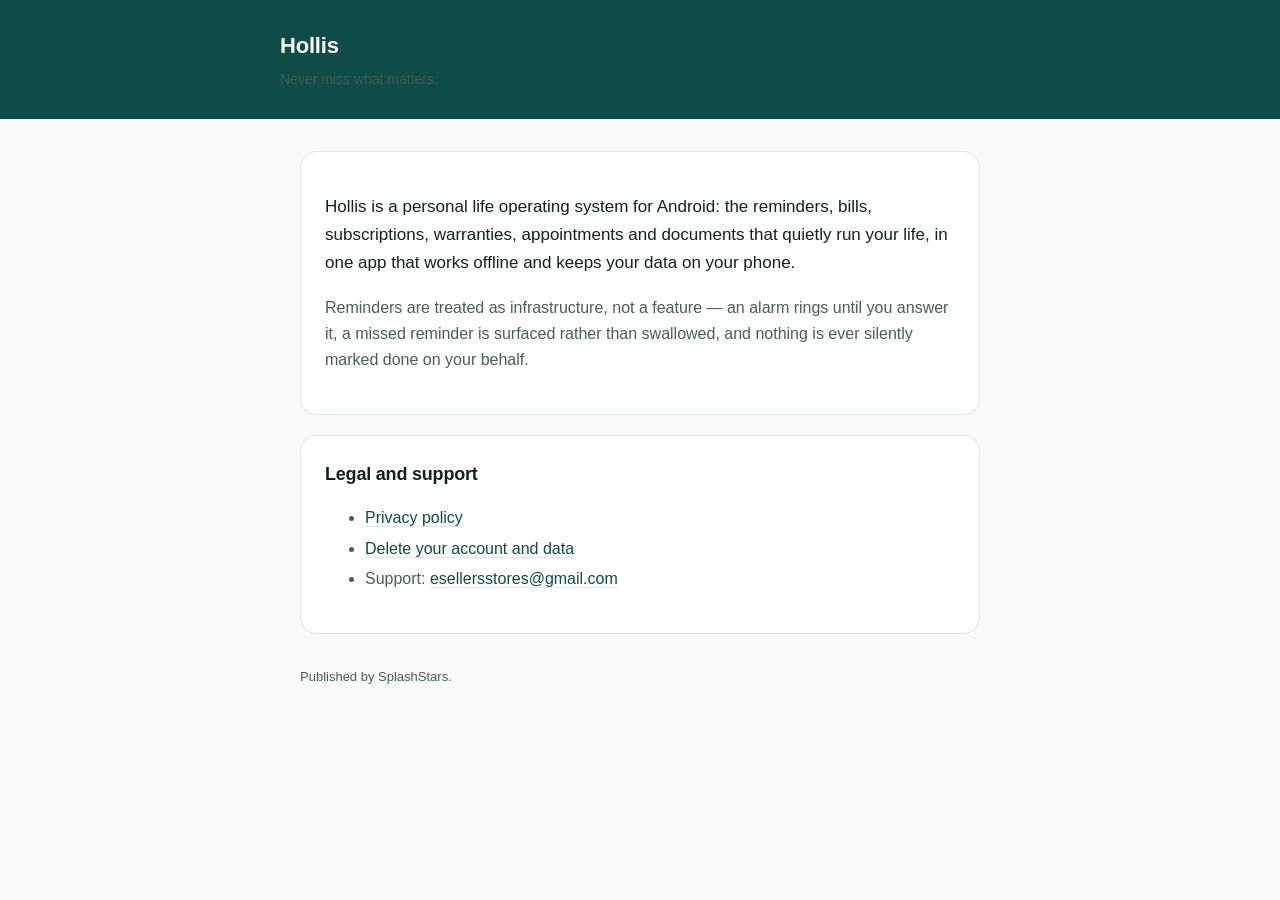
<file: index.html>
<!doctype html>
<html lang="en">
<head>
<meta charset="utf-8">
<meta name="viewport" content="width=device-width,initial-scale=1">
<title>Hollis — Never miss what matters</title>
<link rel="stylesheet" href="style.css">
</head>
<body>
<header><div class="wrap">
  <h1>Hollis</h1>
  <p>Never miss what matters.</p>
</div></header>
<main>
<div class="card">
  <p class="lede">Hollis is a personal life operating system for Android: the reminders,
  bills, subscriptions, warranties, appointments and documents that quietly run your life,
  in one app that works offline and keeps your data on your phone.</p>
  <p>Reminders are treated as infrastructure, not a feature — an alarm rings until you
  answer it, a missed reminder is surfaced rather than swallowed, and nothing is ever
  silently marked done on your behalf.</p>
</div>
<div class="card">
  <h2>Legal and support</h2>
  <ul>
    <li><a href="privacy.html">Privacy policy</a></li>
    <li><a href="delete-account.html">Delete your account and data</a></li>
    <li>Support: <a href="mailto:esellersstores@gmail.com">esellersstores@gmail.com</a></li>
  </ul>
</div>
<p class="meta">Published by SplashStars.</p>
</main>
</body>
</html>
</file>
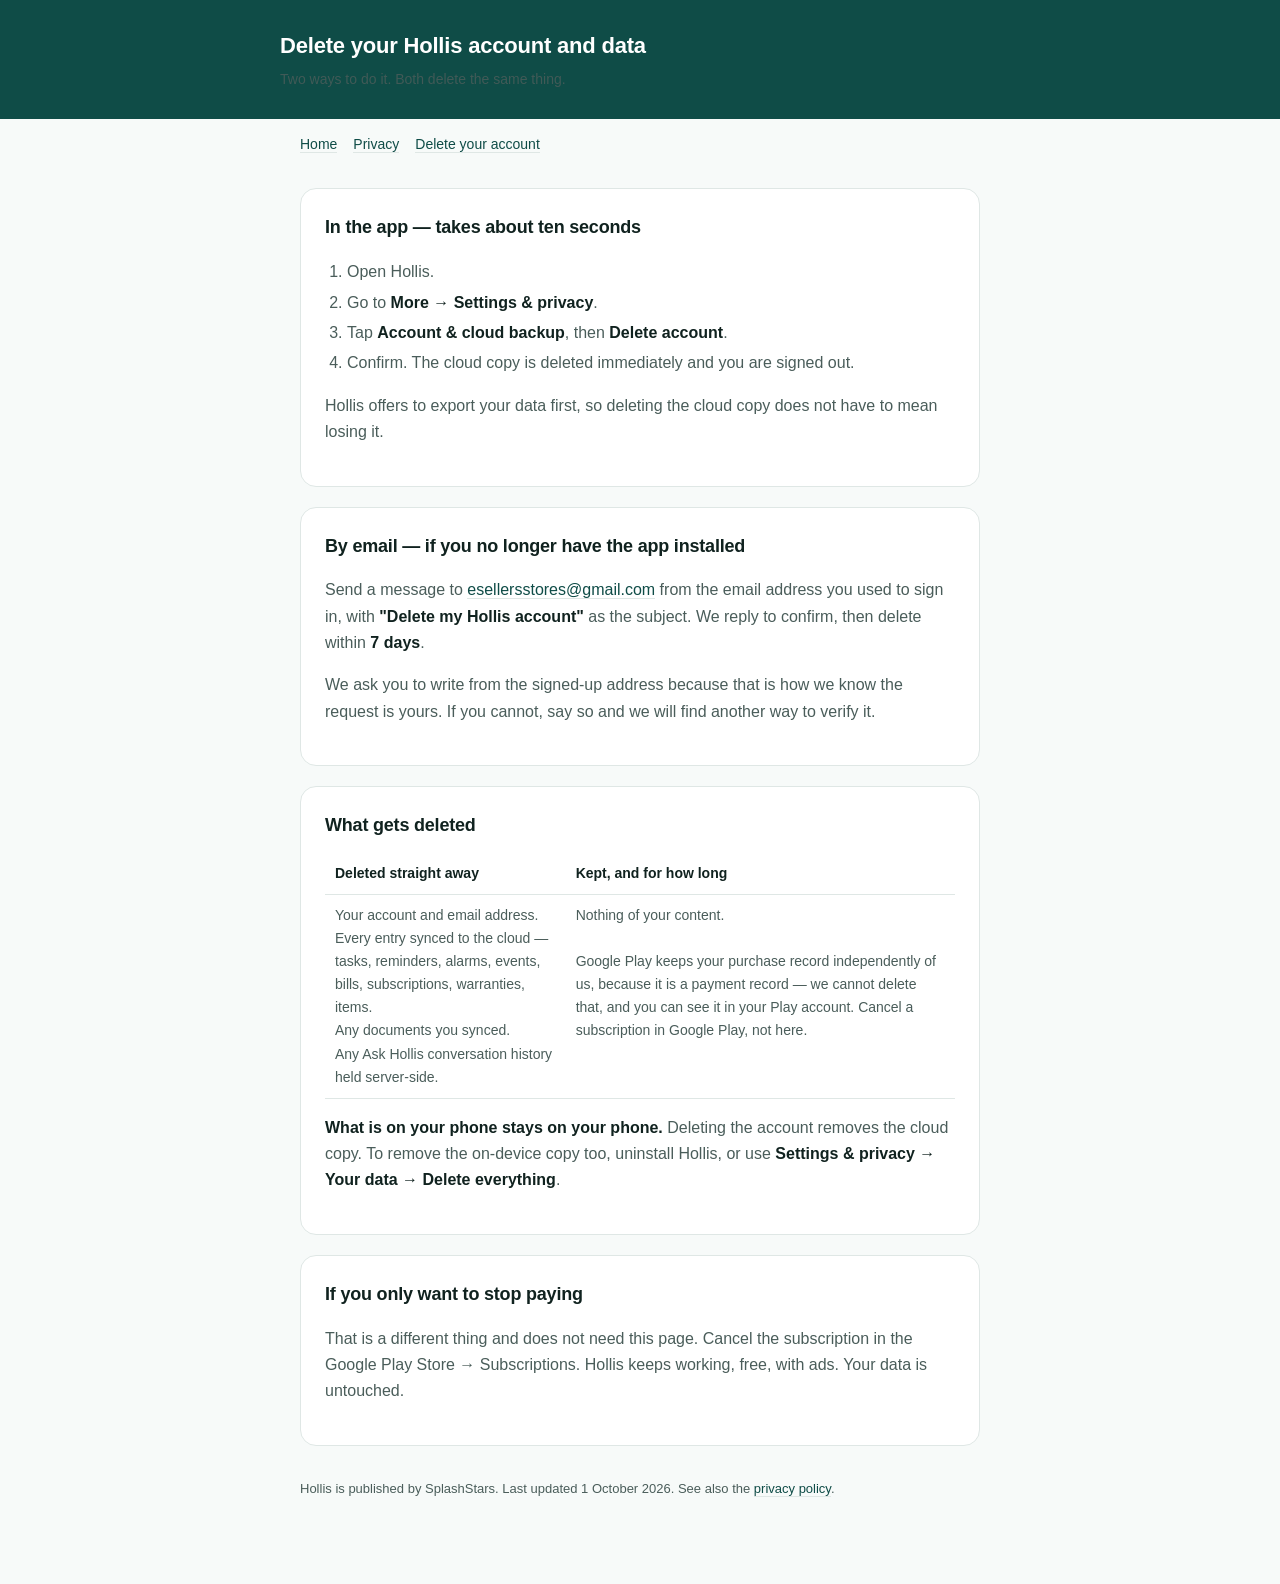
<file: delete-account.html>
<!doctype html>
<html lang="en">
<head>
<meta charset="utf-8">
<meta name="viewport" content="width=device-width,initial-scale=1">
<title>Hollis — Delete your account and data</title>
<link rel="stylesheet" href="style.css">
</head>
<body>
<header><div class="wrap">
  <h1>Delete your Hollis account and data</h1>
  <p>Two ways to do it. Both delete the same thing.</p>
</div></header>
<nav><a href="index.html">Home</a><a href="privacy.html">Privacy</a><a href="delete-account.html">Delete your account</a></nav>
<main>

<div class="card">
<h2>In the app — takes about ten seconds</h2>
<ol>
  <li>Open Hollis.</li>
  <li>Go to <strong>More &rarr; Settings &amp; privacy</strong>.</li>
  <li>Tap <strong>Account &amp; cloud backup</strong>, then <strong>Delete account</strong>.</li>
  <li>Confirm. The cloud copy is deleted immediately and you are signed out.</li>
</ol>
<p>Hollis offers to export your data first, so deleting the cloud copy does not have to mean
losing it.</p>
</div>

<div class="card">
<h2>By email — if you no longer have the app installed</h2>
<p>Send a message to <a href="mailto:esellersstores@gmail.com?subject=Delete%20my%20Hollis%20account">esellersstores@gmail.com</a>
from the email address you used to sign in, with <strong>"Delete my Hollis account"</strong>
as the subject. We reply to confirm, then delete within <strong>7 days</strong>.</p>
<p>We ask you to write from the signed-up address because that is how we know the request is
yours. If you cannot, say so and we will find another way to verify it.</p>
</div>

<div class="card">
<h2>What gets deleted</h2>
<table>
  <tr><th>Deleted straight away</th><th>Kept, and for how long</th></tr>
  <tr>
    <td>
      Your account and email address.<br>
      Every entry synced to the cloud — tasks, reminders, alarms, events, bills,
      subscriptions, warranties, items.<br>
      Any documents you synced.<br>
      Any Ask Hollis conversation history held server-side.
    </td>
    <td>
      Nothing of your content.<br><br>
      Google Play keeps your purchase record independently of us, because it is a
      payment record — we cannot delete that, and you can see it in your Play
      account. Cancel a subscription in Google Play, not here.
    </td>
  </tr>
</table>
<p><strong>What is on your phone stays on your phone.</strong> Deleting the account removes the
cloud copy. To remove the on-device copy too, uninstall Hollis, or use
<strong>Settings &amp; privacy &rarr; Your data &rarr; Delete everything</strong>.</p>
</div>

<div class="card">
<h2>If you only want to stop paying</h2>
<p>That is a different thing and does not need this page. Cancel the subscription in the
Google Play Store &rarr; Subscriptions. Hollis keeps working, free, with ads. Your data is
untouched.</p>
</div>

<p class="meta">Hollis is published by SplashStars. Last updated 1 October 2026.
See also the <a href="privacy.html">privacy policy</a>.</p>

</main>
</body>
</html>
</file>
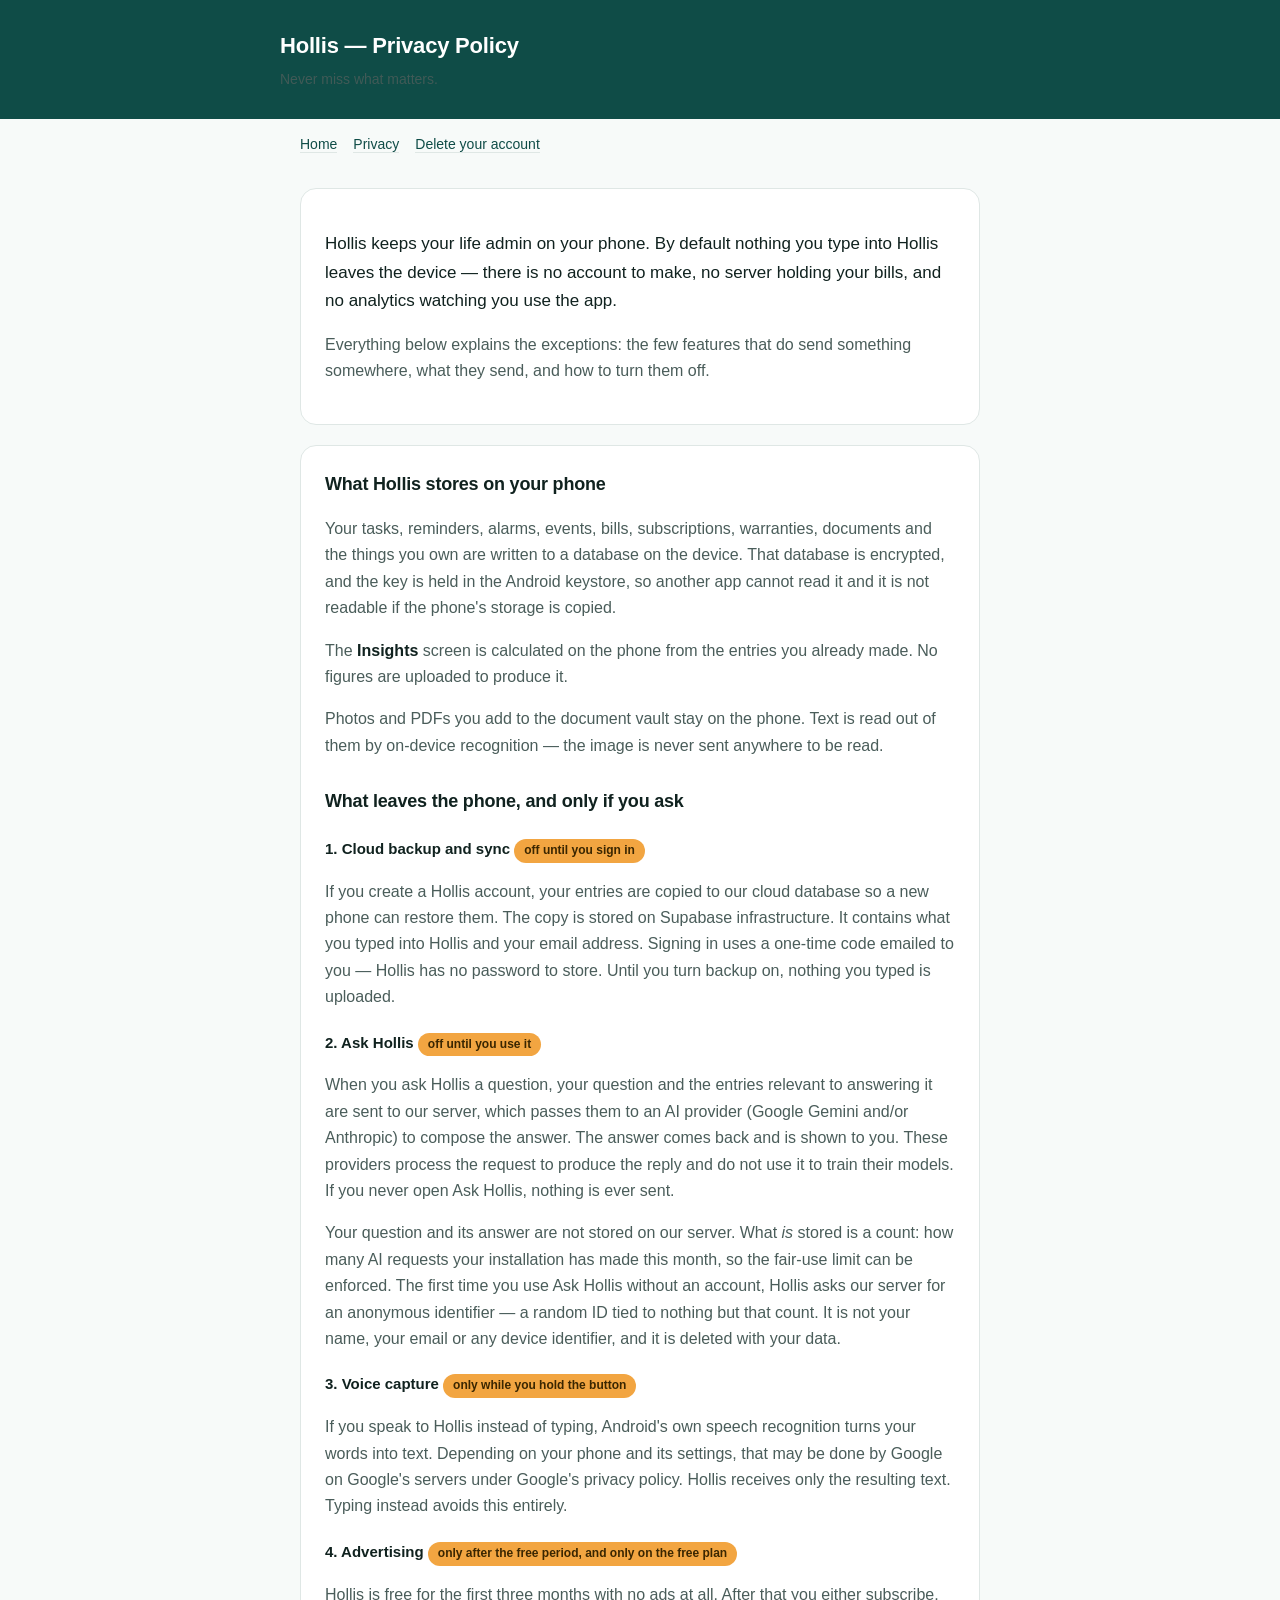
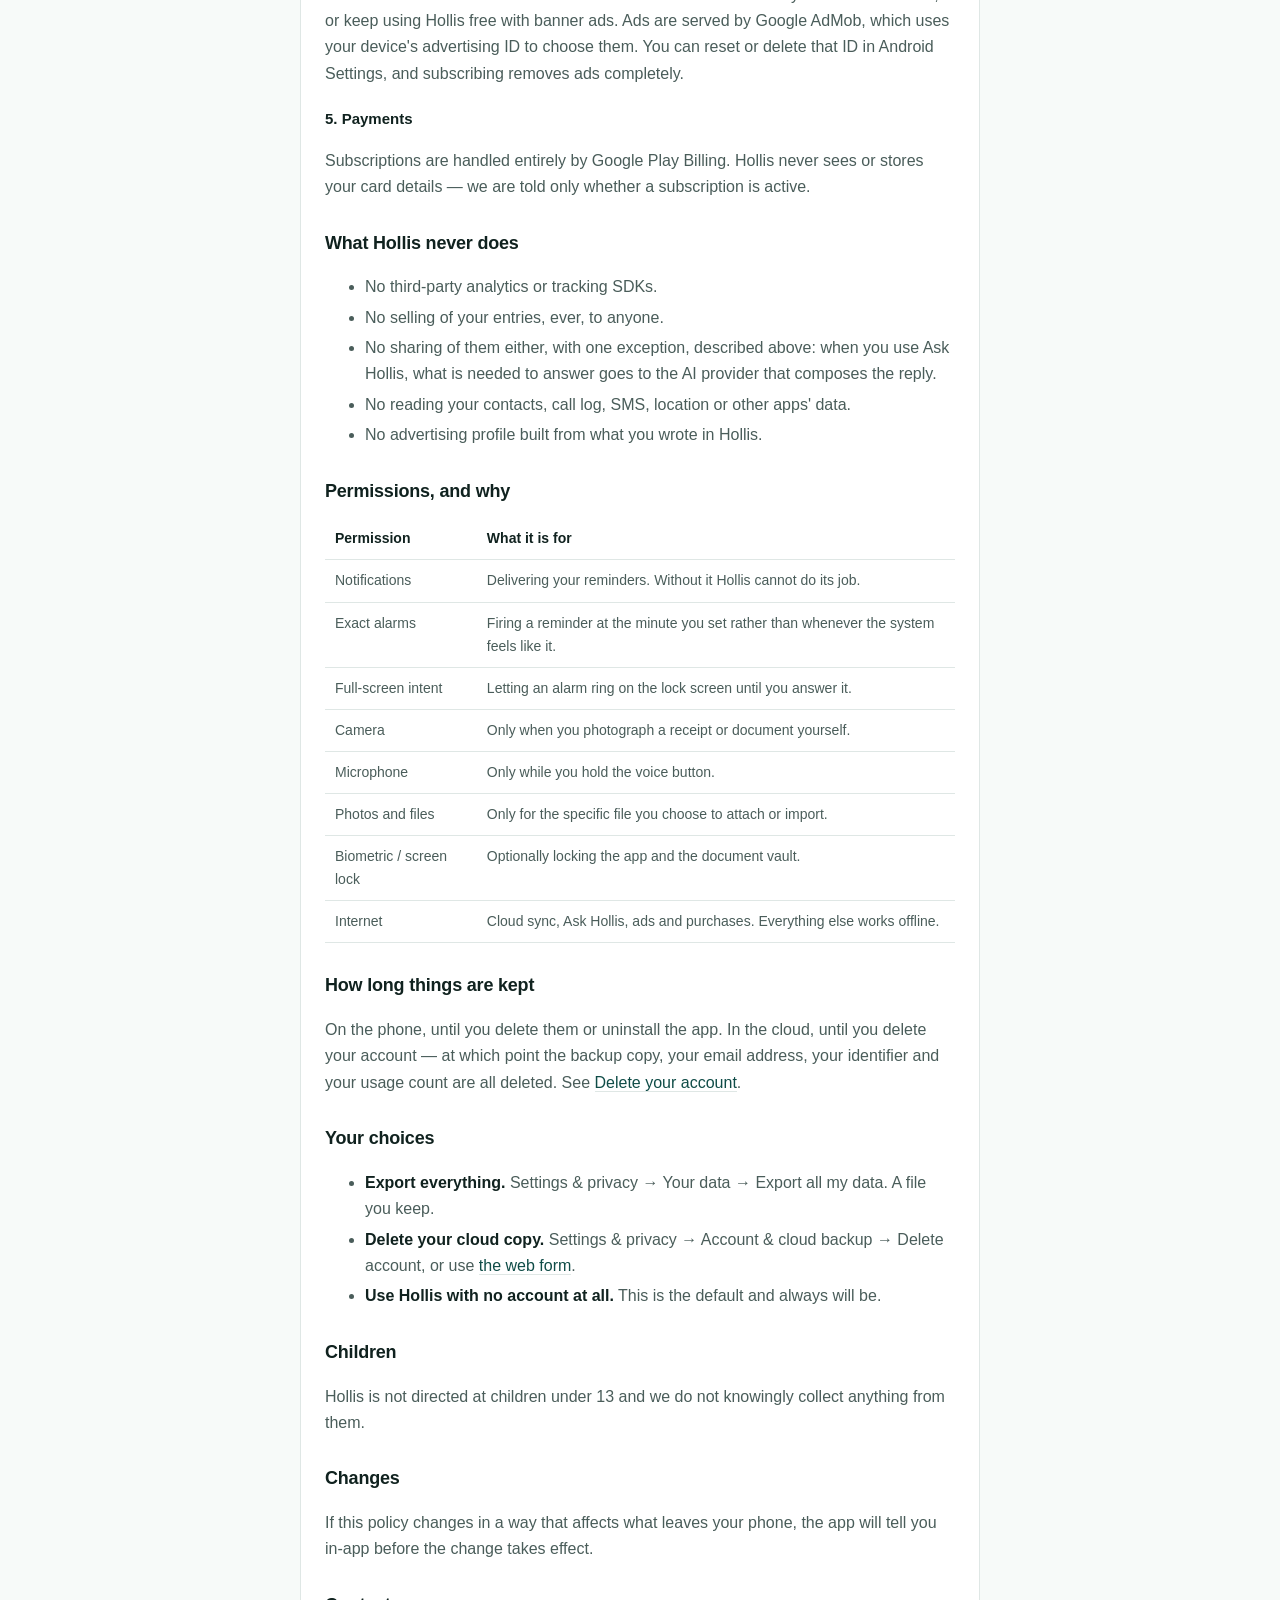
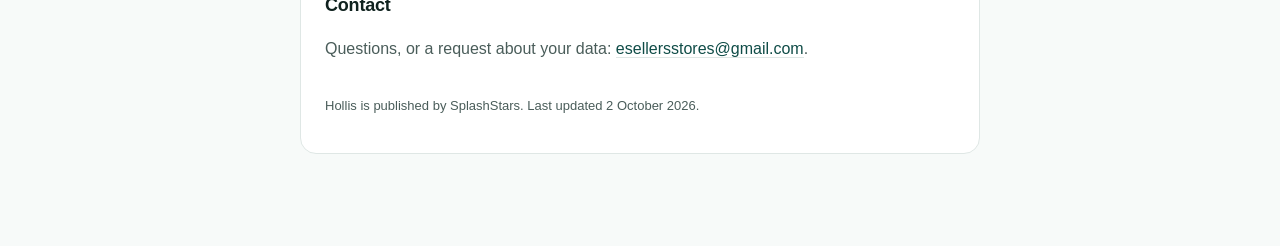
<file: privacy.html>
<!doctype html>
<html lang="en">
<head>
<meta charset="utf-8">
<meta name="viewport" content="width=device-width,initial-scale=1">
<title>Hollis — Privacy Policy</title>
<link rel="stylesheet" href="style.css">
</head>
<body>
<header><div class="wrap">
  <h1>Hollis — Privacy Policy</h1>
  <p>Never miss what matters.</p>
</div></header>
<nav><a href="index.html">Home</a><a href="privacy.html">Privacy</a><a href="delete-account.html">Delete your account</a></nav>
<main>

<div class="card">
  <p class="lede">Hollis keeps your life admin on your phone. By default nothing you type into
  Hollis leaves the device — there is no account to make, no server holding your
  bills, and no analytics watching you use the app.</p>
  <p>Everything below explains the exceptions: the few features that do send something
  somewhere, what they send, and how to turn them off.</p>
</div>

<div class="card">
<h2>What Hollis stores on your phone</h2>
<p>Your tasks, reminders, alarms, events, bills, subscriptions, warranties, documents
and the things you own are written to a database on the device. That database is
encrypted, and the key is held in the Android keystore, so another app cannot read it
and it is not readable if the phone's storage is copied.</p>
<p>The <strong>Insights</strong> screen is calculated on the phone from the entries you
already made. No figures are uploaded to produce it.</p>
<p>Photos and PDFs you add to the document vault stay on the phone. Text is read out of
them by on-device recognition — the image is never sent anywhere to be read.</p>

<h2>What leaves the phone, and only if you ask</h2>

<h3>1. Cloud backup and sync <span class="pill">off until you sign in</span></h3>
<p>If you create a Hollis account, your entries are copied to our cloud database so a new
phone can restore them. The copy is stored on Supabase infrastructure. It contains what
you typed into Hollis and your email address. Signing in uses a one-time code emailed to
you — Hollis has no password to store. Until you turn backup on, nothing you typed is
uploaded.</p>

<h3>2. Ask Hollis <span class="pill">off until you use it</span></h3>
<p>When you ask Hollis a question, your question and the entries relevant to answering it
are sent to our server, which passes them to an AI provider (Google Gemini and/or
Anthropic) to compose the answer. The answer comes back and is shown to you. These
providers process the request to produce the reply and do not use it to train their
models. If you never open Ask Hollis, nothing is ever sent.</p>
<p>Your question and its answer are not stored on our server. What <em>is</em> stored is a
count: how many AI requests your installation has made this month, so the fair-use limit
can be enforced. The first time you use Ask Hollis without an account, Hollis asks our
server for an anonymous identifier — a random ID tied to nothing but that count. It is not
your name, your email or any device identifier, and it is deleted with your data.</p>

<h3>3. Voice capture <span class="pill">only while you hold the button</span></h3>
<p>If you speak to Hollis instead of typing, Android's own speech recognition turns your
words into text. Depending on your phone and its settings, that may be done by Google on
Google's servers under Google's privacy policy. Hollis receives only the resulting text.
Typing instead avoids this entirely.</p>

<h3>4. Advertising <span class="pill">only after the free period, and only on the free plan</span></h3>
<p>Hollis is free for the first three months with no ads at all. After that you either
subscribe, or keep using Hollis free with banner ads. Ads are served by Google AdMob,
which uses your device's advertising ID to choose them. You can reset or delete that ID in
Android Settings, and subscribing removes ads completely.</p>

<h3>5. Payments</h3>
<p>Subscriptions are handled entirely by Google Play Billing. Hollis never sees or stores
your card details — we are told only whether a subscription is active.</p>

<h2>What Hollis never does</h2>
<ul>
  <li>No third-party analytics or tracking SDKs.</li>
  <li>No selling of your entries, ever, to anyone.</li>
  <li>No sharing of them either, with one exception, described above: when you use Ask
      Hollis, what is needed to answer goes to the AI provider that composes the reply.</li>
  <li>No reading your contacts, call log, SMS, location or other apps' data.</li>
  <li>No advertising profile built from what you wrote in Hollis.</li>
</ul>

<h2>Permissions, and why</h2>
<table>
  <tr><th>Permission</th><th>What it is for</th></tr>
  <tr><td>Notifications</td><td>Delivering your reminders. Without it Hollis cannot do its job.</td></tr>
  <tr><td>Exact alarms</td><td>Firing a reminder at the minute you set rather than whenever the system feels like it.</td></tr>
  <tr><td>Full-screen intent</td><td>Letting an alarm ring on the lock screen until you answer it.</td></tr>
  <tr><td>Camera</td><td>Only when you photograph a receipt or document yourself.</td></tr>
  <tr><td>Microphone</td><td>Only while you hold the voice button.</td></tr>
  <tr><td>Photos and files</td><td>Only for the specific file you choose to attach or import.</td></tr>
  <tr><td>Biometric / screen lock</td><td>Optionally locking the app and the document vault.</td></tr>
  <tr><td>Internet</td><td>Cloud sync, Ask Hollis, ads and purchases. Everything else works offline.</td></tr>
</table>

<h2>How long things are kept</h2>
<p>On the phone, until you delete them or uninstall the app. In the cloud, until you delete
your account — at which point the backup copy, your email address, your identifier and
your usage count are all deleted. See
<a href="delete-account.html">Delete your account</a>.</p>

<h2>Your choices</h2>
<ul>
  <li><strong>Export everything.</strong> Settings &amp; privacy → Your data → Export all my data. A file you keep.</li>
  <li><strong>Delete your cloud copy.</strong> Settings &amp; privacy → Account &amp; cloud backup → Delete account, or use
      <a href="delete-account.html">the web form</a>.</li>
  <li><strong>Use Hollis with no account at all.</strong> This is the default and always will be.</li>
</ul>

<h2>Children</h2>
<p>Hollis is not directed at children under 13 and we do not knowingly collect anything
from them.</p>

<h2>Changes</h2>
<p>If this policy changes in a way that affects what leaves your phone, the app will tell
you in-app before the change takes effect.</p>

<h2>Contact</h2>
<p>Questions, or a request about your data: <a href="mailto:esellersstores@gmail.com">esellersstores@gmail.com</a>.</p>

<p class="meta">Hollis is published by SplashStars. Last updated 2 October 2026.</p>
</div>

</main>
</body>
</html>
</file>
<file: style.css>
:root{
  --ink:#10221f; --ink-soft:#4a5d5a; --line:#dfe7e5;
  --bg:#f7faf9; --card:#ffffff; --brand:#0F4C47; --accent:#F2A541;
}
@media (prefers-color-scheme: dark){
  :root{ --ink:#e8f0ee; --ink-soft:#9fb3b0; --line:#23302e;
         --bg:#0d1514; --card:#121d1b; --brand:#4FB3A8; }
}
*{box-sizing:border-box}
body{margin:0;background:var(--bg);color:var(--ink);
  font:16px/1.65 -apple-system,BlinkMacSystemFont,"Segoe UI",Roboto,Helvetica,Arial,sans-serif}
header{background:var(--brand);color:#fff;padding:28px 20px}
header .wrap{max-width:720px;margin:0 auto}
header h1{margin:0;font-size:22px;letter-spacing:-.2px}
header p{margin:4px 0 0;opacity:.85;font-size:14px}
main{max-width:720px;margin:0 auto;padding:32px 20px 72px}
.card{background:var(--card);border:1px solid var(--line);border-radius:16px;padding:24px;margin:0 0 20px}
h2{font-size:18px;margin:28px 0 8px;letter-spacing:-.2px}
h2:first-child{margin-top:0}
h3{font-size:15px;margin:20px 0 6px}
p,li{color:var(--ink-soft)}
li{margin:4px 0}
strong{color:var(--ink)}
a{color:var(--brand);text-decoration:none;border-bottom:1px solid var(--line)}
a:hover{border-bottom-color:var(--brand)}
.lede{font-size:17px;color:var(--ink)}
.meta{font-size:13px;color:var(--ink-soft);margin-top:32px}
table{width:100%;border-collapse:collapse;margin:12px 0;font-size:14px}
th,td{text-align:left;padding:9px 10px;border-bottom:1px solid var(--line);vertical-align:top}
th{color:var(--ink);font-weight:600}
td{color:var(--ink-soft)}
.pill{display:inline-block;background:var(--accent);color:#3a2600;border-radius:999px;
  padding:2px 10px;font-size:12px;font-weight:600}
nav{max-width:720px;margin:0 auto;padding:14px 20px 0;font-size:14px}
nav a{margin-right:16px}
ol{padding-left:22px}
</file>
